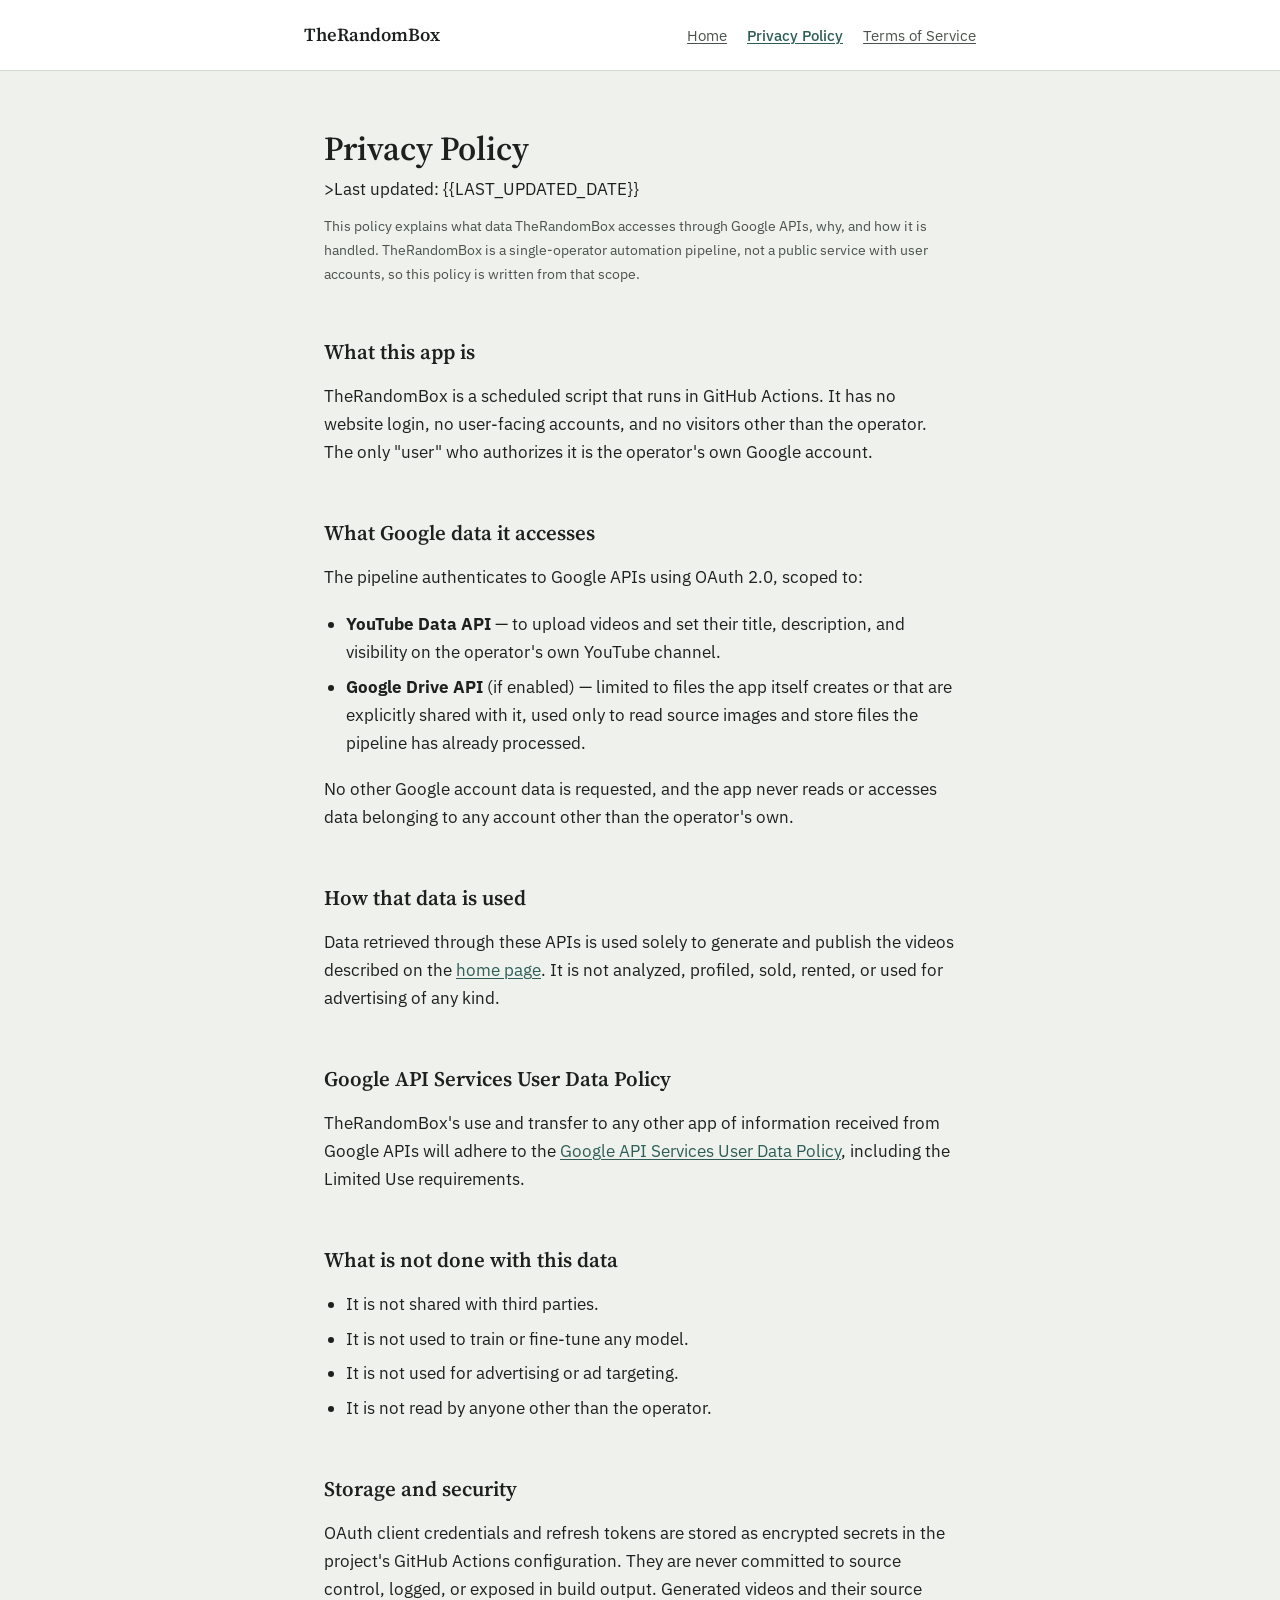
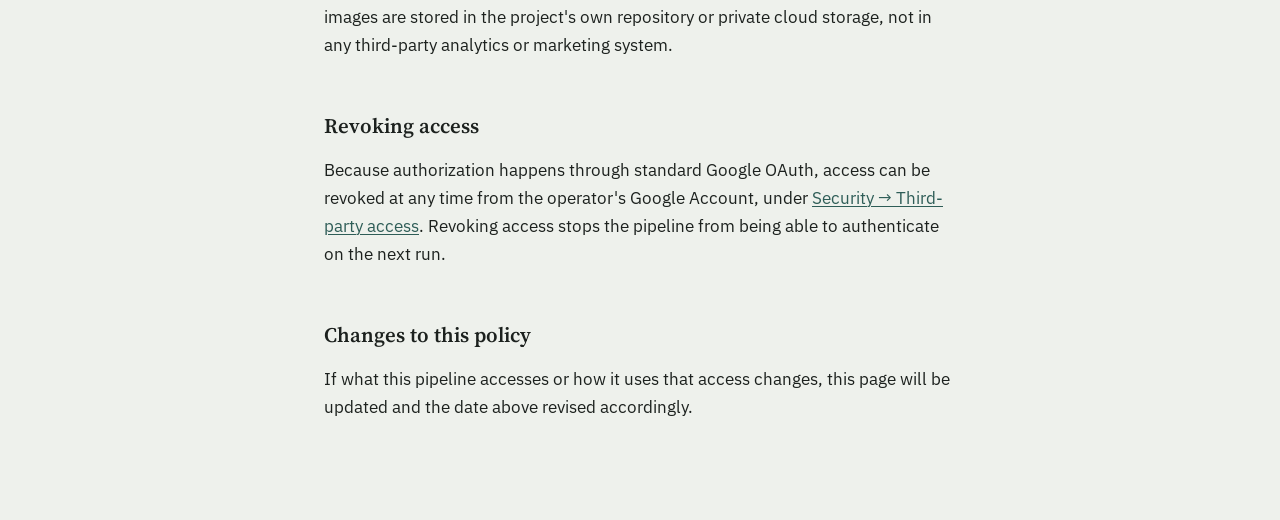
<file: privacypolicy.html>
<!DOCTYPE html>
<html lang="en">
<head>
<meta charset="UTF-8">
<meta name="viewport" content="width=device-width, initial-scale=1">
<title>Privacy Policy &mdash; TheRandomBox</title>
<link rel="stylesheet" href="style.css">
</head>
<body>

<div class="topbar">
  <div class="topbar-inner">
    <a class="brand" href="index.html">TheRandomBox</a>
    <nav class="pages" aria-label="Site">
      <a href="index.html">Home</a>
      <a href="privacypolicy.html" aria-current="page">Privacy Policy</a>
      <a href="terms.html">Terms of Service</a>
    </nav>
  </div>
</div>

<main>
  <h1>Privacy Policy</h1>
  >Last updated: {{LAST_UPDATED_DATE}}</p><p class="updated"

  <p>
    This policy explains what data TheRandomBox accesses through Google
    APIs, why, and how it is handled. TheRandomBox is a single-operator
    automation pipeline, not a public service with user accounts, so this
    policy is written from that scope.
  </p>

  <h2>What this app is</h2>
  <p>
    TheRandomBox is a scheduled script that runs in GitHub Actions. It
    has no website login, no user-facing accounts, and no visitors other
    than the operator. The only "user" who authorizes it is the operator's
    own Google account.
  </p>

  <h2>What Google data it accesses</h2>
  <p>The pipeline authenticates to Google APIs using OAuth 2.0, scoped to:</p>
  <ul>
    <li>
      <strong>YouTube Data API</strong> &mdash; to upload videos and set
      their title, description, and visibility on the operator's own
      YouTube channel.
    </li>
    <li>
      <strong>Google Drive API</strong> (if enabled) &mdash; limited to
      files the app itself creates or that are explicitly shared with it,
      used only to read source images and store files the pipeline has
      already processed.
    </li>
  </ul>
  <p>
    No other Google account data is requested, and the app never reads or
    accesses data belonging to any account other than the operator's own.
  </p>

  <h2>How that data is used</h2>
  <p>
    Data retrieved through these APIs is used solely to generate and
    publish the videos described on the <a href="index.html">home page</a>.
    It is not analyzed, profiled, sold, rented, or used for advertising of
    any kind.
  </p>

  <h2>Google API Services User Data Policy</h2>
  <p>
    TheRandomBox's use and transfer to any other app of information
    received from Google APIs will adhere to the
    <a href="https://developers.google.com/terms/api-services-user-data-policy" target="_blank" rel="noopener">Google API Services User Data Policy</a>,
    including the Limited Use requirements.
  </p>

  <h2>What is not done with this data</h2>
  <ul>
    <li>It is not shared with third parties.</li>
    <li>It is not used to train or fine-tune any model.</li>
    <li>It is not used for advertising or ad targeting.</li>
    <li>It is not read by anyone other than the operator.</li>
  </ul>

  <h2>Storage and security</h2>
  <p>
    OAuth client credentials and refresh tokens are stored as encrypted
    secrets in the project's GitHub Actions configuration. They are never
    committed to source control, logged, or exposed in build output.
    Generated videos and their source images are stored in the project's
    own repository or private cloud storage, not in any third-party
    analytics or marketing system.
  </p>

  <h2>Revoking access</h2>
  <p>
    Because authorization happens through standard Google OAuth, access
    can be revoked at any time from the operator's Google Account, under
    <a href="https://myaccount.google.com/permissions" target="_blank" rel="noopener">Security &rarr; Third-party access</a>.
    Revoking access stops the pipeline from being able to authenticate on
    the next run.
  </p>

  <h2>Changes to this policy</h2>
  <p>
    If what this pipeline accesses or how it uses that access changes,
    this page will be updated and the date above revised accordingly.
  </p>

</main>

</body>
</html>
</file>
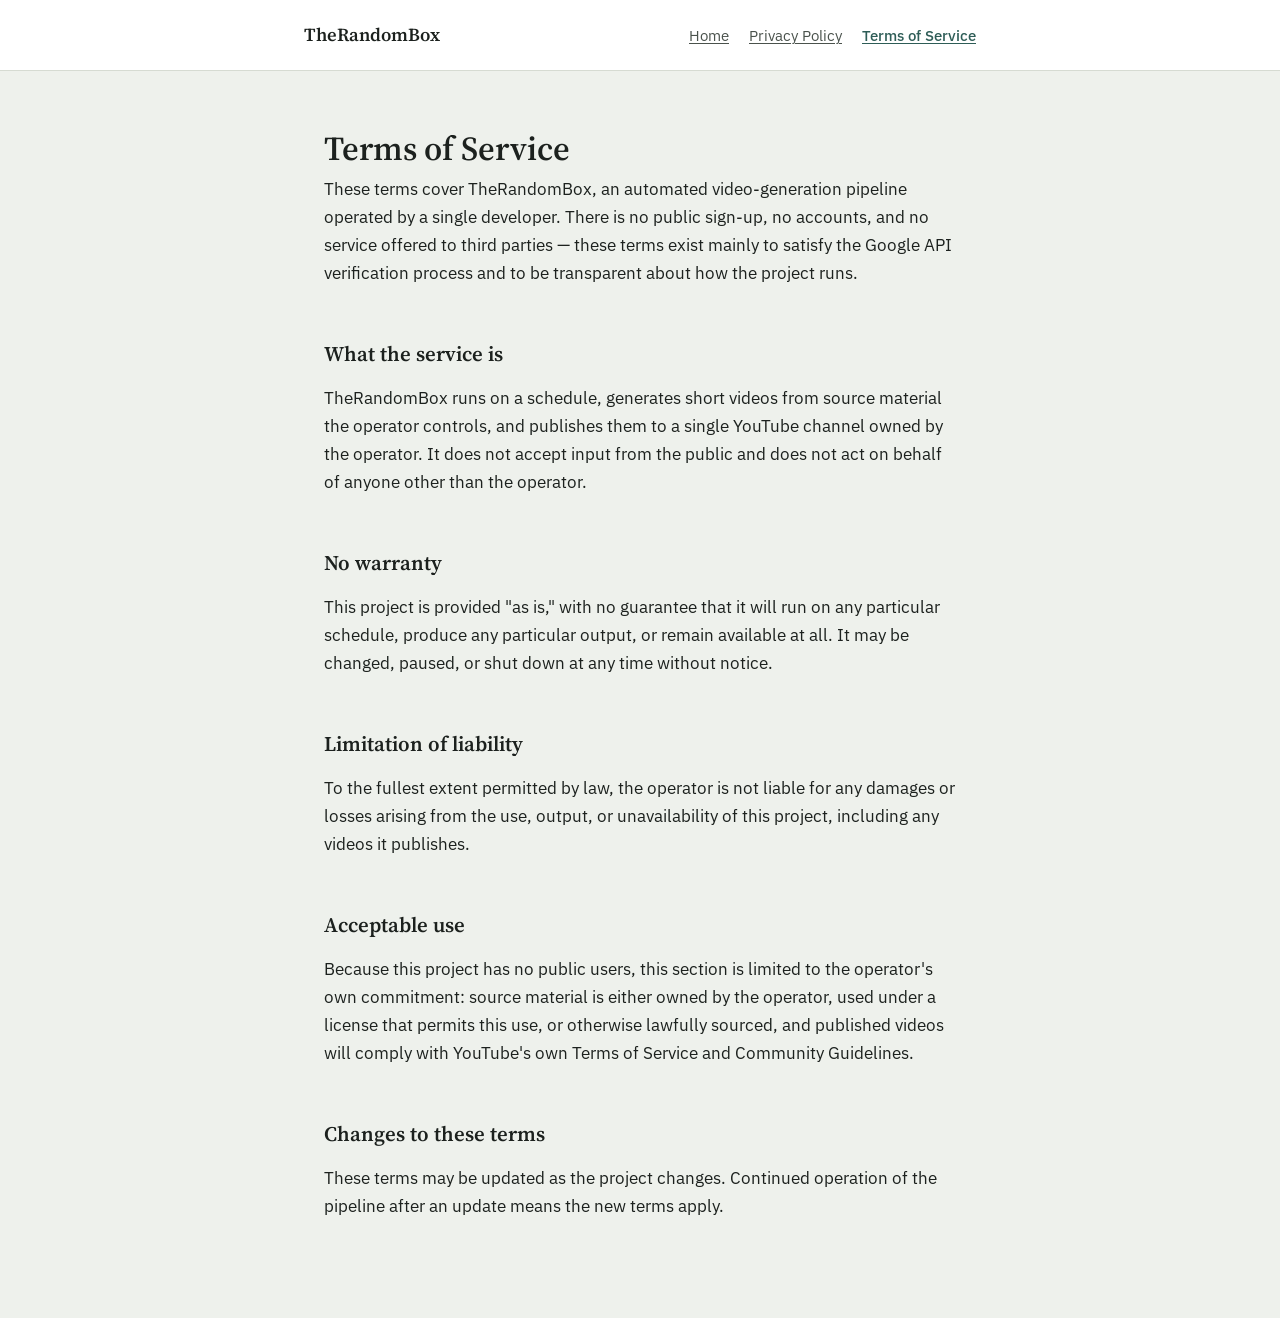
<file: terms.html>
<!DOCTYPE html>
<html lang="en">
<head>
<meta charset="UTF-8">
<meta name="viewport" content="width=device-width, initial-scale=1">
<title>Terms of Service &mdash; TheRandomBox</title>
<link rel="stylesheet" href="style.css">
</head>
<body>

<div class="topbar">
  <div class="topbar-inner">
    <a class="brand" href="index.html">TheRandomBox</a>
    <nav class="pages" aria-label="Site">
      <a href="index.html">Home</a>
      <a href="privacypolicy.html">Privacy Policy</a>
      <a href="terms.html" aria-current="page">Terms of Service</a>
    </nav>
  </div>
</div>

<main>
  <h1>Terms of Service</h1>
  <p>
    These terms cover TheRandomBox, an automated video-generation
    pipeline operated by a single developer. There is no public sign-up,
    no accounts, and no service offered to third parties &mdash; these
    terms exist mainly to satisfy the Google API verification process and
    to be transparent about how the project runs.
  </p>

  <h2>What the service is</h2>
  <p>
    TheRandomBox runs on a schedule, generates short videos from
    source material the operator controls, and publishes them to a single
    YouTube channel owned by the operator. It does not accept input from
    the public and does not act on behalf of anyone other than the
    operator.
  </p>

  <h2>No warranty</h2>
  <p>
    This project is provided "as is," with no guarantee that it will run
    on any particular schedule, produce any particular output, or remain
    available at all. It may be changed, paused, or shut down at any time
    without notice.
  </p>

  <h2>Limitation of liability</h2>
  <p>
    To the fullest extent permitted by law, the operator is not liable
    for any damages or losses arising from the use, output, or
    unavailability of this project, including any videos it publishes.
  </p>

  <h2>Acceptable use</h2>
  <p>
    Because this project has no public users, this section is limited to
    the operator's own commitment: source material is either owned by the
    operator, used under a license that permits this use, or otherwise
    lawfully sourced, and published videos will comply with YouTube's own
    Terms of Service and Community Guidelines.
  </p>

  <h2>Changes to these terms</h2>
  <p>
    These terms may be updated as the project changes. Continued
    operation of the pipeline after an update means the new terms apply.
  </p>

</main>

</body>
</html>
</file>
<file: style.css>
@import url('https://fonts.googleapis.com/css2?family=Source+Serif+4:opsz,wght@8..60,400;8..60,600&family=IBM+Plex+Sans:wght@400;500&family=IBM+Plex+Mono:wght@400;500&display=swap');

:root {
  --paper: #EEF1EC;
  --panel: #FFFFFF;
  --ink: #1C211E;
  --ink-soft: #4A524C;
  --teal: #2E5D57;
  --amber: #C97B3D;
  --hairline: #D6DBD2;
}

* { box-sizing: border-box; }

html {
  scroll-behavior: smooth;
}

body {
  margin: 0;
  background: var(--paper);
  color: var(--ink);
  font-family: 'IBM Plex Sans', system-ui, sans-serif;
  font-size: 17px;
  line-height: 1.65;
  -webkit-font-smoothing: antialiased;
}

@media (prefers-reduced-motion: reduce) {
  html { scroll-behavior: auto; }
}

a {
  color: var(--teal);
  text-decoration-thickness: 1px;
  text-underline-offset: 2px;
}

a:focus-visible,
button:focus-visible {
  outline: 2px solid var(--teal);
  outline-offset: 2px;
}

.topbar {
  border-bottom: 1px solid var(--hairline);
  background: var(--panel);
}

.topbar-inner {
  max-width: 720px;
  margin: 0 auto;
  padding: 20px 24px;
  display: flex;
  flex-wrap: wrap;
  align-items: baseline;
  justify-content: space-between;
  gap: 12px;
}

.brand {
  font-family: 'Source Serif 4', Georgia, serif;
  font-weight: 600;
  font-size: 1.15rem;
  color: var(--ink);
  text-decoration: none;
}

.brand:hover { color: var(--teal); }

nav.pages {
  display: flex;
  gap: 20px;
  font-size: 0.95rem;
}

nav.pages a {
  color: var(--ink-soft);
}

nav.pages a[aria-current="page"] {
  color: var(--teal);
  font-weight: 500;
}

main {
  max-width: 680px;
  margin: 0 auto;
  padding: 56px 24px 80px;
}

h1 {
  font-family: 'Source Serif 4', Georgia, serif;
  font-weight: 600;
  font-size: 2.1rem;
  line-height: 1.25;
  margin: 0 0 6px;
}

h2 {
  font-family: 'Source Serif 4', Georgia, serif;
  font-weight: 600;
  font-size: 1.3rem;
  margin: 2.4em 0 0.6em;
}

.tag {
  display: inline-block;
  color: var(--amber);
  font-size: 0.85rem;
  font-weight: 500;
  margin-bottom: 22px;
}

.lede {
  font-size: 1.1rem;
  color: var(--ink-soft);
  max-width: 54ch;
}

.updated {
  color: var(--ink-soft);
  font-size: 0.9rem;
  margin-top: -8px;
  margin-bottom: 2.2em;
}

p { margin: 0 0 1.1em; }

ul, ol {
  margin: 0 0 1.1em;
  padding-left: 1.3em;
}

li { margin-bottom: 0.4em; }

code, .path {
  font-family: 'IBM Plex Mono', ui-monospace, monospace;
  font-size: 0.9em;
  background: var(--panel);
  border: 1px solid var(--hairline);
  padding: 0.1em 0.4em;
  border-radius: 3px;
}

hr.rule {
  border: none;
  border-top: 1px solid var(--hairline);
  margin: 2.6em 0;
}

.cards {
  display: flex;
  flex-wrap: wrap;
  gap: 14px;
  margin: 28px 0 8px;
}

.cards a {
  border: 1px solid var(--hairline);
  background: var(--panel);
  padding: 14px 18px;
  border-radius: 4px;
  text-decoration: none;
  color: var(--ink);
  font-size: 0.95rem;
}

.cards a:hover {
  border-color: var(--teal);
  color: var(--teal);
}

footer {
  border-top: 1px solid var(--hairline);
  margin-top: 40px;
}

footer .footer-inner {
  max-width: 680px;
  margin: 0 auto;
  padding: 22px 24px 40px;
  color: var(--ink-soft);
  font-size: 0.85rem;
}

footer .path {
  background: none;
  border: none;
  padding: 0;
}
</file>
